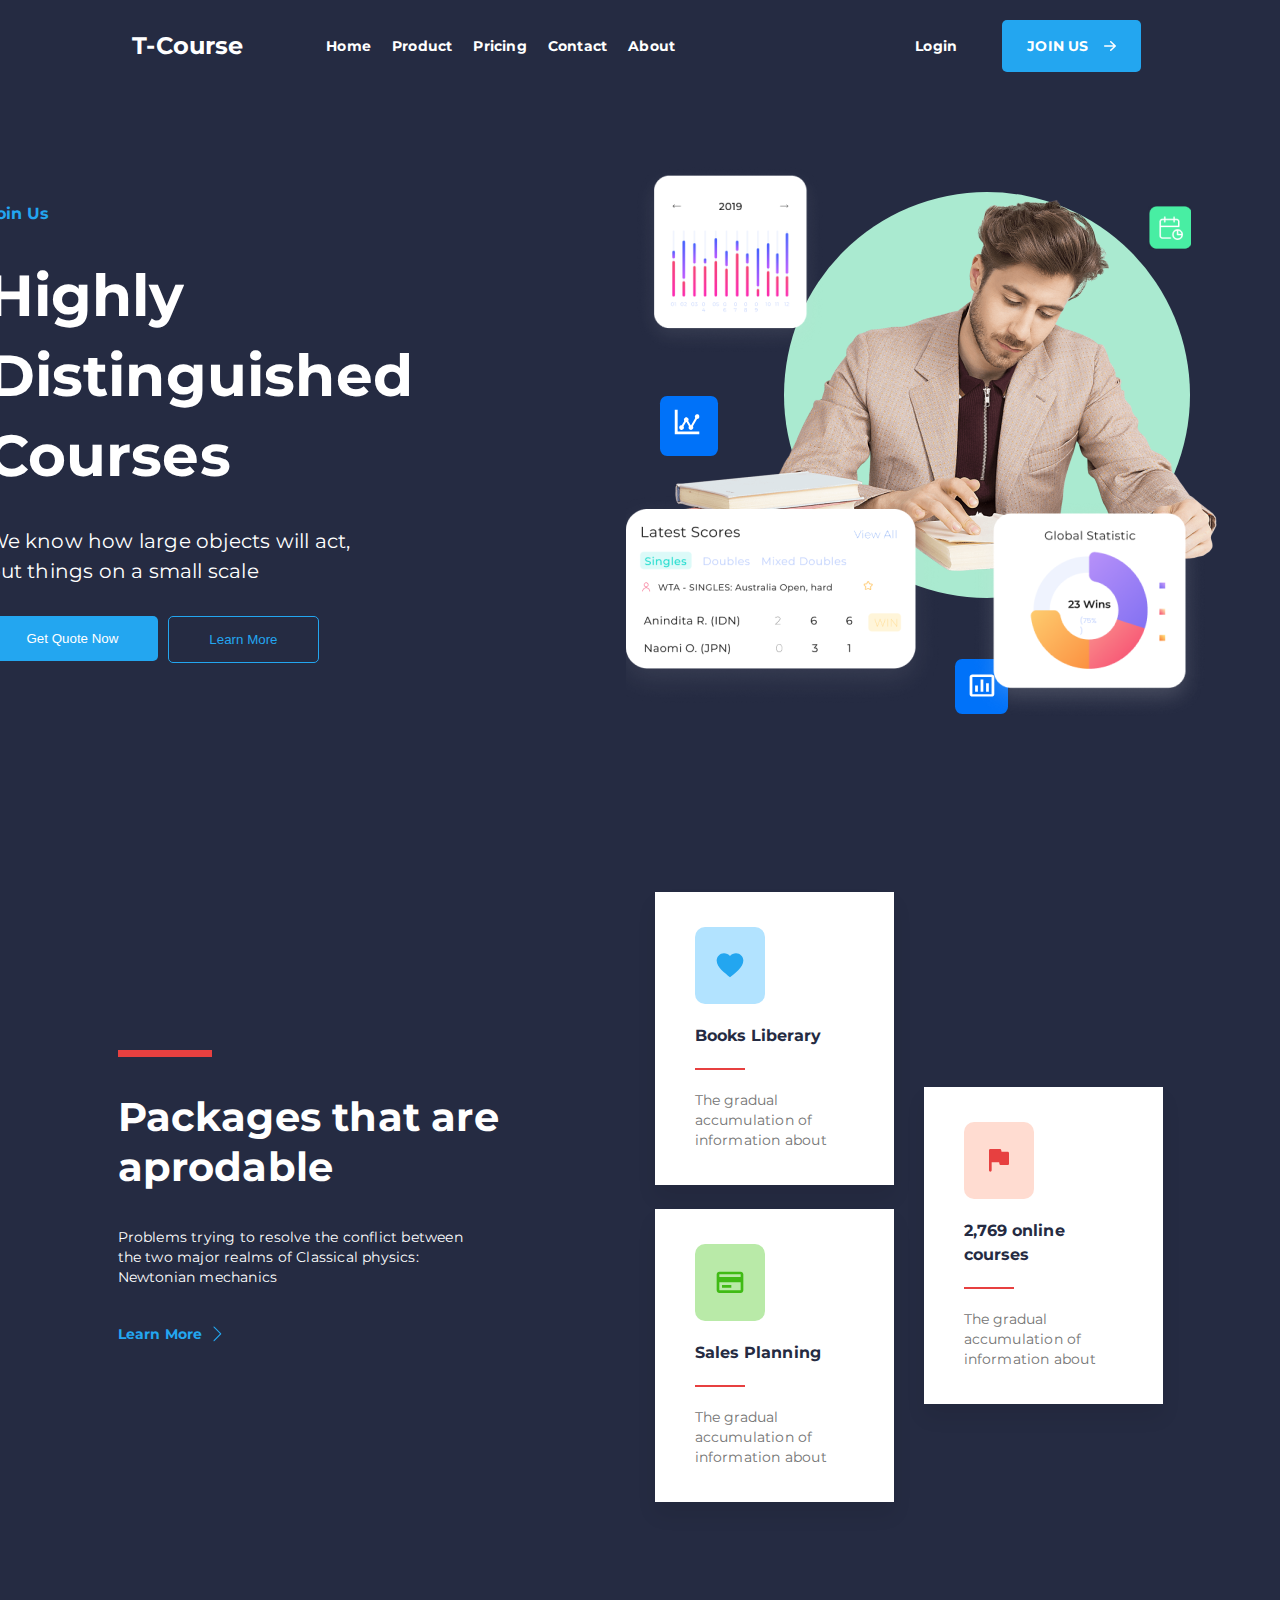
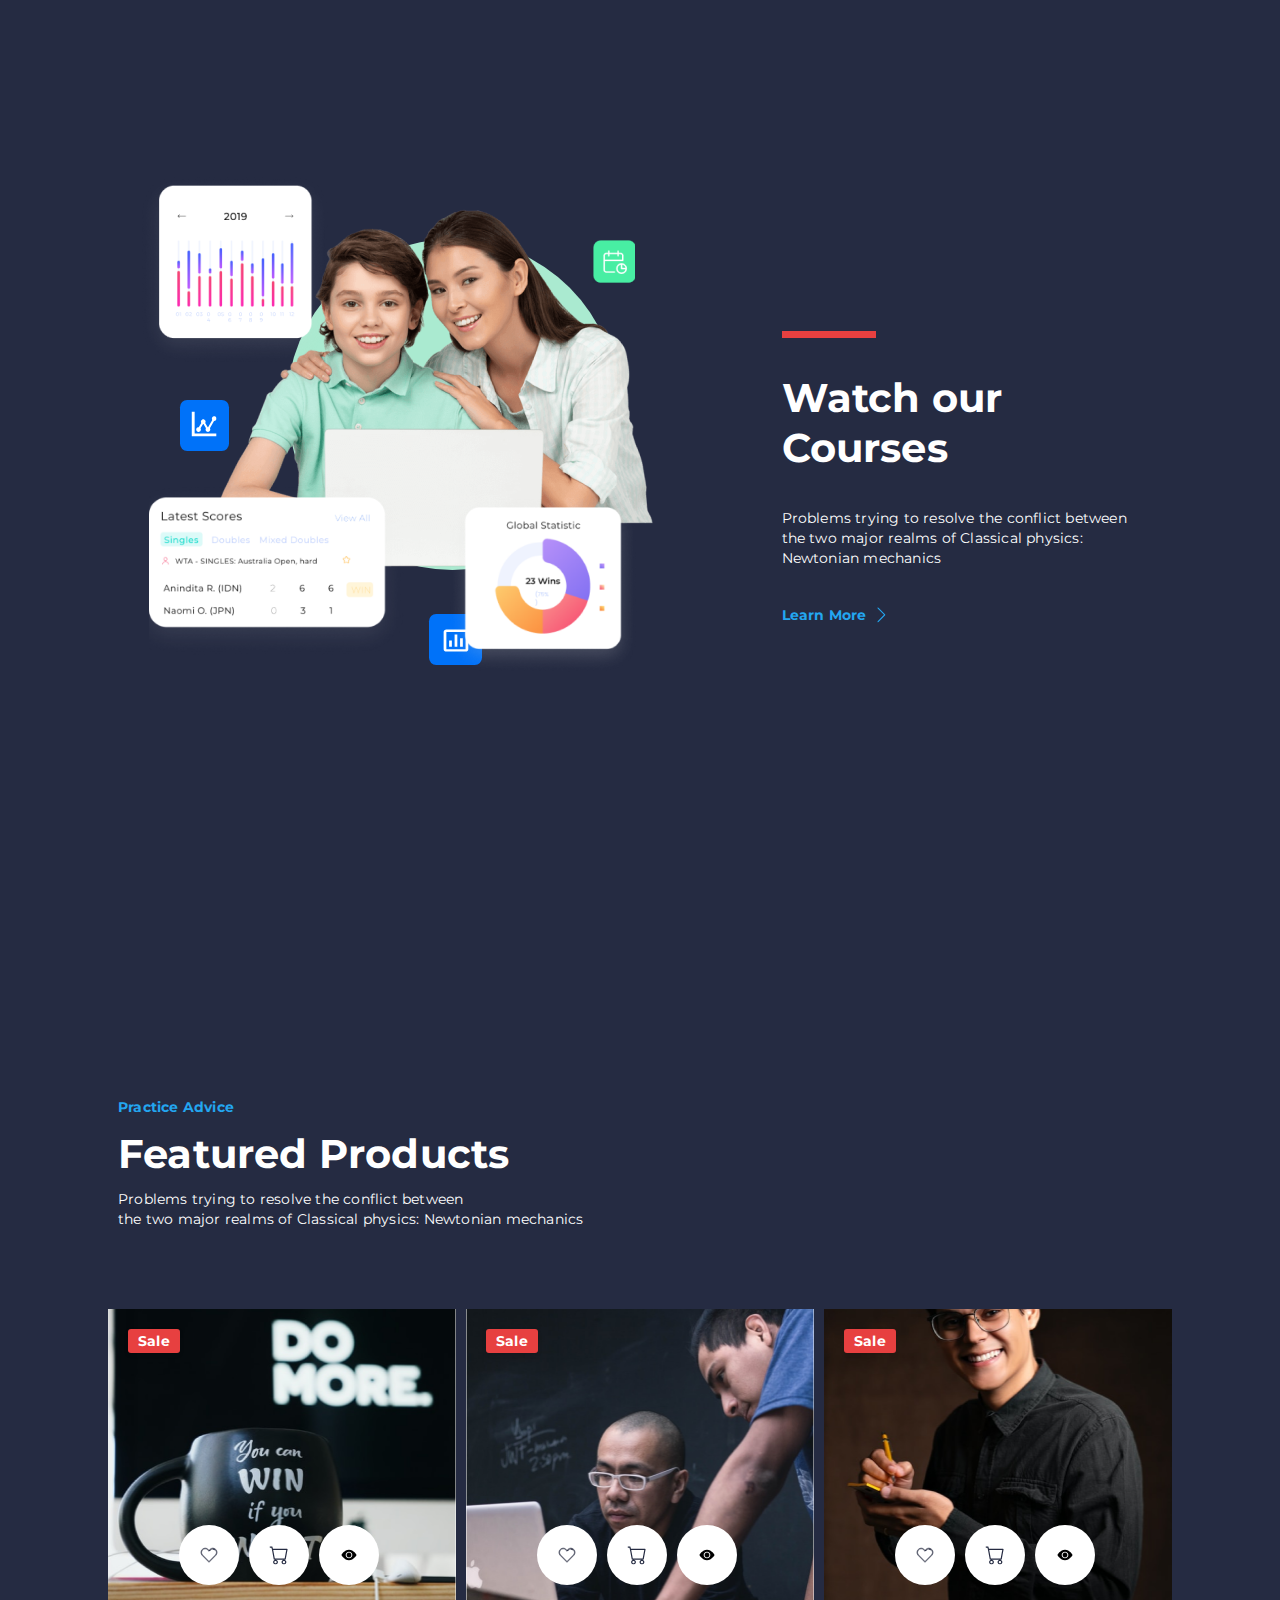
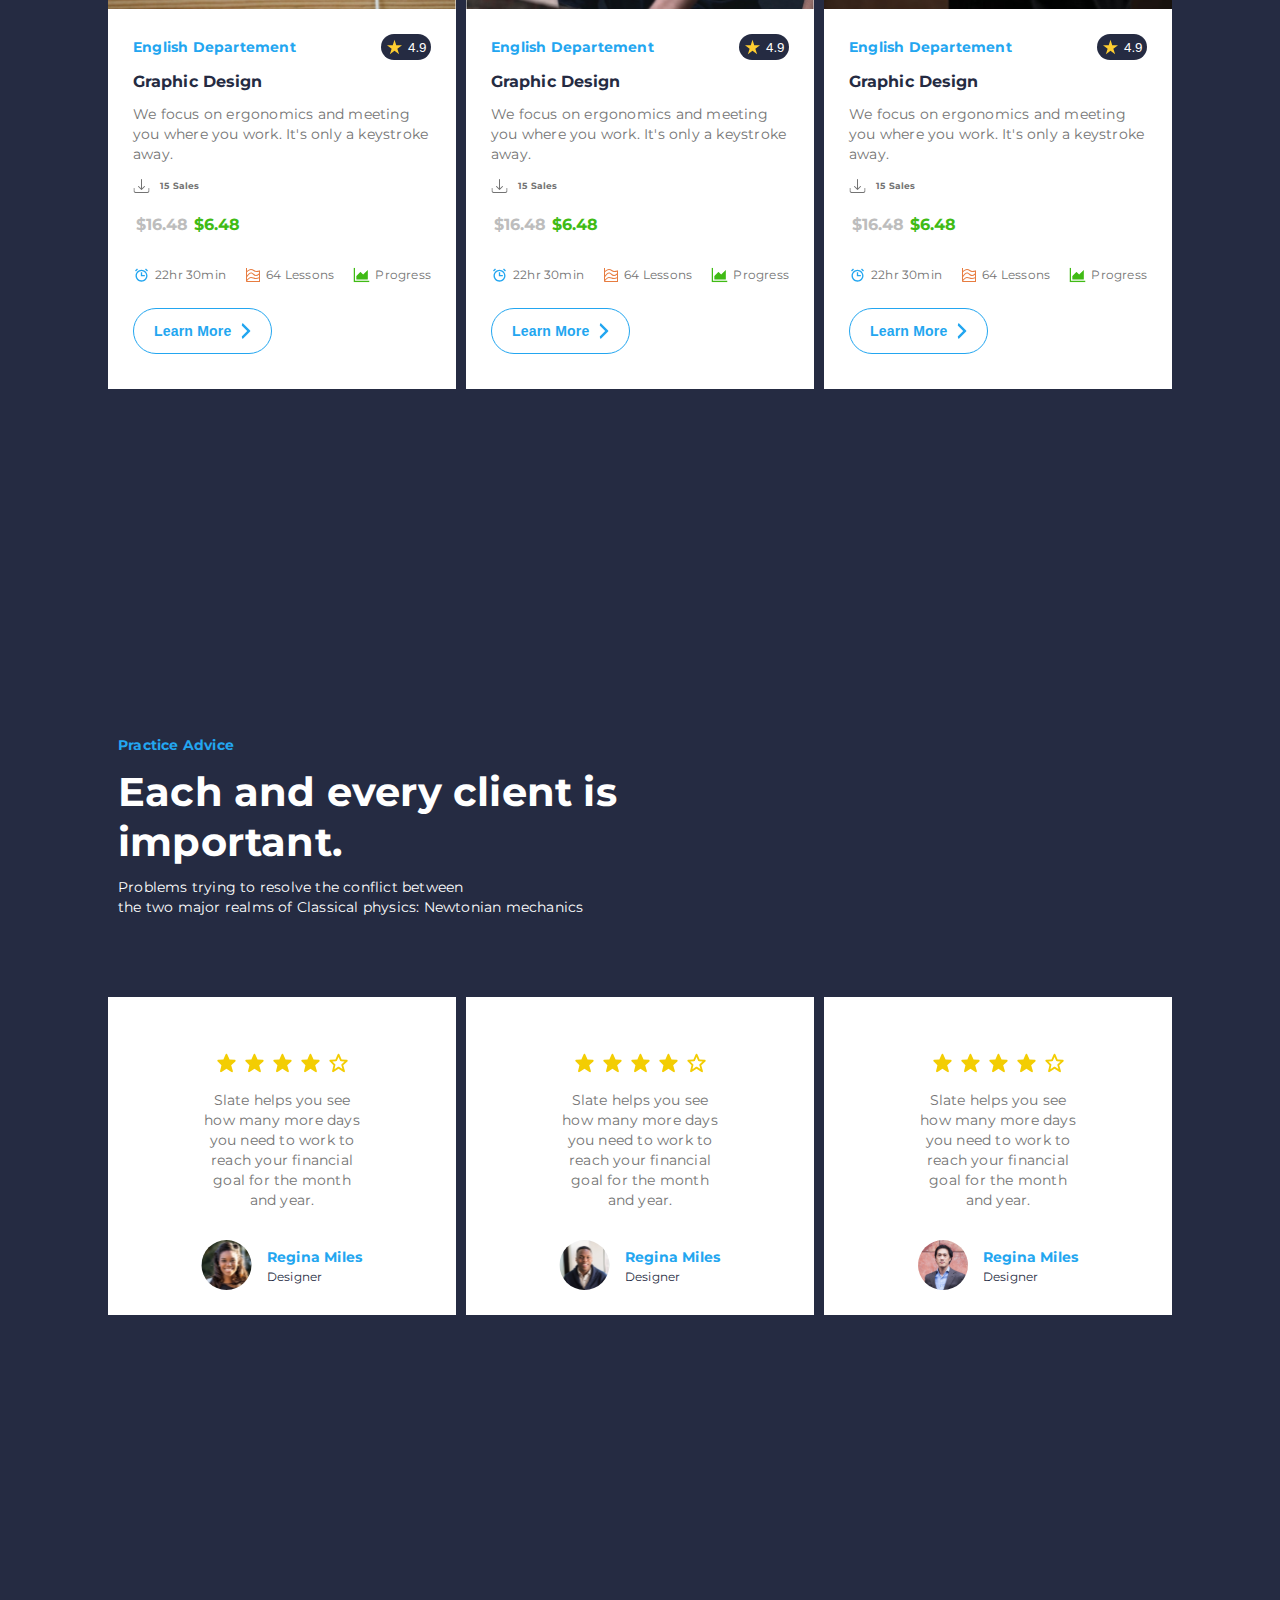
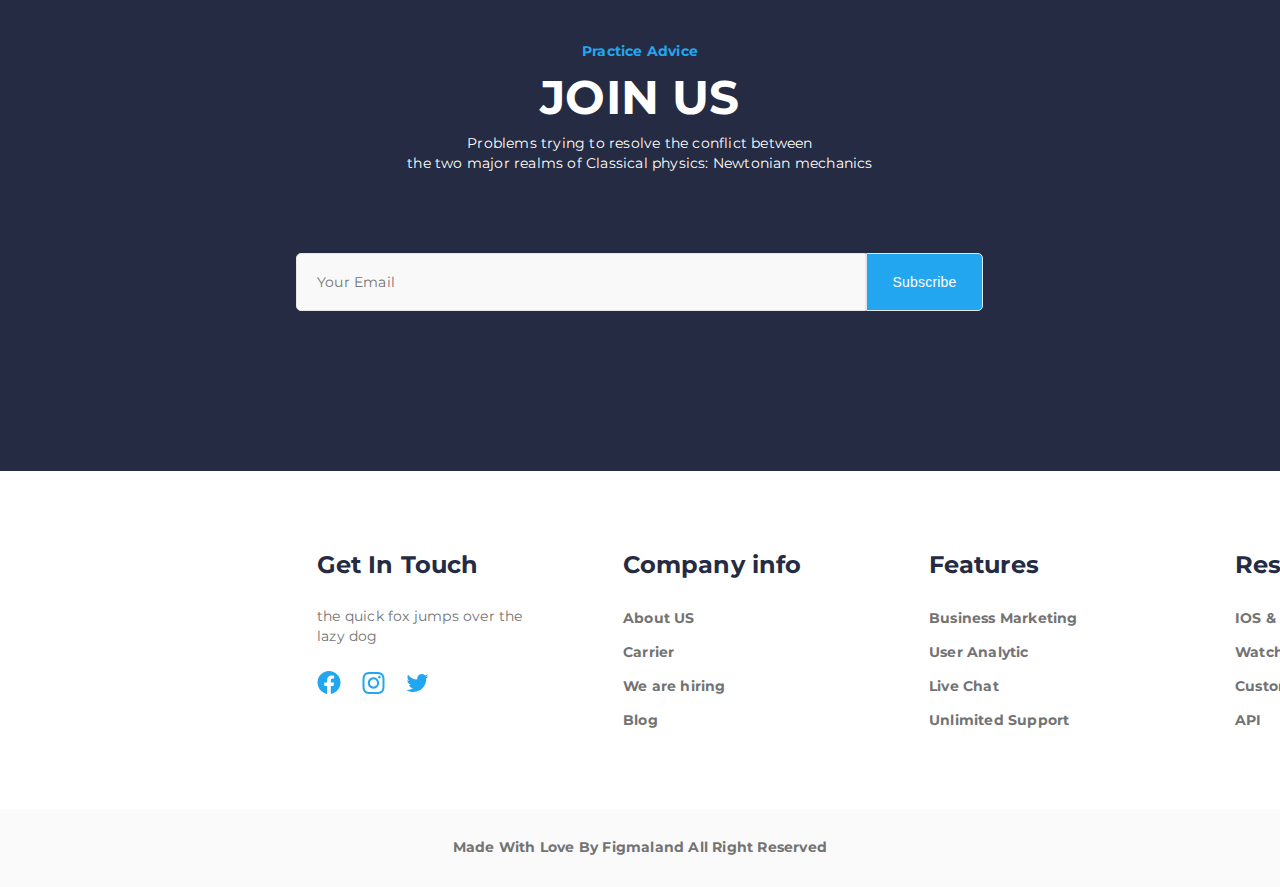
<file: index.html>
<!DOCTYPE html>
<html lang="en">

<head>
  <meta charset="UTF-8" />
  <meta name="viewport" content="width=device-width, initial-scale=1.0" />
  <link rel="stylesheet" href="style.css" />
  <title>T-Course</title>
</head>

<body>
  <!--Header-->
  <header>
    <div class="header-container">
      <span class="logo">T-Course</span>
      <div class="navbar">
        <ul>
          <li class="nav-item"><a href="#">Home</a></li>
          <li class="nav-item"><a href="#">Product</a></li>
          <li class="nav-item"><a href="#">Pricing</a></li>
          <li class="nav-item"><a href="#">Contact</a></li>
         <li class="nav-item"><a href="#">About</a></li>
        </ul>
        <div class="btn">
          <button class="btn-text" id="btn">Login</button>
          <button class="btn-text" id="btn-02">
            JOIN US <img src="images/icn arrow-right .icn-xs.svg" alt="" />
          </button>
        </div>
      </div>
    </div>
  </header>

  <!--Join us-->
  <section>
    <div class="container-fluid">
      <div class="row">
        <div class="col-1">
          <h5>Join Us</h5>
          <h1>Highly Distinguished Courses</h1>
          <h4>
            We know how large objects will act, <br />
            but things on a small scale
          </h4>

          <div class="row-btn">
            <button class="get">Get Quote Now</button>
            <button class="learn">Learn More</button>
          </div>
        </div>
        <div class="col-2">
          <div class="hero-cover">
            <div class="none">
              <div class="one"></div>
              <div class="two">
                <img src="images/technology 2.png" alt="technology" />
              </div>
              <div class="three">
                <img src="images/image 5.png" alt="" />
              </div>
              <div class="four">
                <img src="images/gridicons_stats.svg" alt="" />
              </div>
              <div class="five">
                <img src="images/icomoon-free_stats-dots.svg" alt="" />
              </div>
              <div class="six"><img src="images/image 4.png" alt="" /></div>
              <div class="seven">
                <img src="images/image 2 (1).png" alt="" />
              </div>
              <div class="eight">
                <img src="images/image 3.png" alt="" />
              </div>
            </div>
          </div>
        </div>
      </div>
    </div>
  </section>
  <!--Packages-->
  <section class="packages-section">
    <div class="packages-container">
      <div class="packges-row">
        <div class="col-md-1">
          <hr />
          <h2 class="title">Packages that are aprodable</h2>
          <p>
            Problems trying to resolve the conflict between the two major
            realms of Classical physics: Newtonian mechanics
          </p>

          <h6 class="link">
            Learn More <img src="images/icon arrow-next.svg" alt="" />
          </h6>
        </div>
        <div class="col-md-2">
          <div class="col-2-1">
            <div class="card">
              <div class="fixed-width">
                <img src="images/icon cool-icon-25.svg" alt="" />
              </div>
              <h5 class="feature-title">Books Liberary</h5>
              <hr />
              <p>The gradual accumulation of information about</p>
            </div>
            <div class="card">
              <div class="fixed-width" id="color">
                <img src="images/icon cool-icon-15.svg" alt="" />
              </div>
              <h5 class="feature-title">Sales Planning</h5>
              <hr />
              <p>The gradual accumulation of information about</p>
            </div>
          </div>
          <div class="col-2-2">
            <div class="card">
              <div class="fixed-width" id="icon">
                <img src="images/icon cool-icon-23.svg" alt="" />
              </div>
              <h5 class="feature-title">2,769 online courses</h5>
              <hr />
              <p>The gradual accumulation of information about</p>
            </div>
          </div>
        </div>
      </div>
    </div>
  </section>

  <!--Courses-->
  <section class="course-section">
    <div class="course-container">
      <div class="course-row">
        <div class="course-col-1">
          <div class="hero-cover" id="course">
            <div class="none">
              <div class="one" id="one"></div>
              <div class="two" id="two">
                <img src="images/pic.png" alt="technology" />
              </div>
              <div class="three" id="three">
                <img src="images/image 5.png" alt="" width="260px" height="178px" />
              </div>
              <div class="four" id="four">
                <img src="images/gridicons_stats.svg" alt="" />
              </div>
              <div class="five" id="five">
                <img src="images/icomoon-free_stats-dots.svg" alt="" />
              </div>
              <div class="six" id="six">
                <img src="images/image 4.png" alt="" />
              </div>
              <div class="seven" id="seven">
                <img src="images/image 2 (1).png" alt="" width="194px" height="181px" />
              </div>
              <div class="eight" id="eight">
                <img src="images/image 3.png" alt="" />
              </div>
            </div>
          </div>
        </div>
        <div class="course-col-2">
          <hr />
          <h2 class="title">Watch our Courses</h2>
          <p>
            Problems trying to resolve the conflict between the two major
            realms of Classical physics: Newtonian mechanics
          </p>

          <h6 class="link">
            Learn More <img src="images/icon arrow-next.svg" alt="" />
          </h6>
        </div>
      </div>
    </div>
  </section>

  <!--Products-->
  <section class="product-section">
    <div class="product-container">
      <div class="row-1">
        <div class="main-content">
          <h6 class="section-tag">Practice Advice</h6>
          <h2 class="title">Featured Products</h2>
          <p>
            Problems trying to resolve the conflict between <br />the two
            major realms of Classical physics: Newtonian mechanics
          </p>
        </div>
      </div>
      <div class="row-2">
        <div class="col-md-4">
          <div class="product-card">
            <div class="fixed-height">
              <img src="images/product-cover-17.png" alt="" />
              <div class="product-actions">
                <span class="like"><img src="images/heart.svg" alt="" /></span>
                <span class="basket"><img src="images/troll.svg" alt="" /></span>
                <span class="like"><img src="images/icn favorite.svg" alt="" /></span>
              </div>
              <div class="tag">Sale</div>
            </div>
            <div class="frame">
              <div class="frame1">
                <h6 class="link product-category">English Departement</h6>
                <button class="star">
                  <img src="images/icon emojione-star.svg" alt="star" />
                  <span> 4.9</span>
                </button>
              </div>
              <h5 class="product-title-1">Graphic Design</h5>
              <p>
                We focus on ergonomics and meeting you where you work. It's
                only a keystroke away.
              </p>
              <div class="sale">
                <img src="images/Frame.svg" alt="frame" />
                <h6>15 Sales</h6>
              </div>
              <div class="price">
                <h5 class="value">$16.48</h5>
                <h5 class="value" id="value">$6.48</h5>
              </div>

              <div class="progress">
                <span class="time"><img src="images/icon cool-icon-1.svg" alt="clock" />22hr
                  30min</span>
                <span class="time"><img src="images/icon carbon-chart-area-smooth.svg" alt="clock" />64 Lessons</span>
                <span class="time"><img src="images/icon ant-design-area-chart-outlined.svg"
                    alt="clock" />Progress</span>
              </div>

              <button class="learn-more">
                Learn More
                <img src="images/icn arrow-right .icn-xs copy.svg" alt="" />
              </button>
            </div>
          </div>
          <div class="product-card">
            <div class="fixed-height">
              <img src="images/product-cover-19.png" alt="" />
              <div class="product-actions">
                <span class="like"><img src="images/heart.svg" alt="" /></span>
                <span class="basket"><img src="images/troll.svg" alt="" /></span>
                <span class="like"><img src="images/icn favorite.svg" alt="" /></span>
              </div>
              <div class="tag">Sale</div>
            </div>
            <div class="frame">
              <div class="frame1">
                <h6 class="link product-category">English Departement</h6>
                <button class="star">
                  <img src="images/icon emojione-star.svg" alt="star" />
                  <span> 4.9</span>
                </button>
              </div>
              <h5 class="product-title-1">Graphic Design</h5>
              <p>
                We focus on ergonomics and meeting you where you work. It's
                only a keystroke away.
              </p>
              <div class="sale">
                <img src="images/Frame.svg" alt="frame" />
                <h6>15 Sales</h6>
              </div>
              <div class="price">
                <h5 class="value">$16.48</h5>
                <h5 class="value" id="value">$6.48</h5>
              </div>

              <div class="progress">
                <span class="time"><img src="images/icon cool-icon-1.svg" alt="clock" />22hr
                  30min</span>
                <span class="time"><img src="images/icon carbon-chart-area-smooth.svg" alt="clock" />64 Lessons</span>
                <span class="time"><img src="images/icon ant-design-area-chart-outlined.svg"
                    alt="clock" />Progress</span>
              </div>

              <button class="learn-more">
                Learn More
                <img src="images/icn arrow-right .icn-xs copy.svg" alt="" />
              </button>
            </div>
          </div>
          <div class="product-card">
            <div class="fixed-height">
              <img src="images/product-cover-18.png" alt="" />
              <div class="product-actions">
                <span class="like"><img src="images/heart.svg" alt="" /></span>
                <span class="basket"><img src="images/troll.svg" alt="" /></span>
                <span class="like"><img src="images/icn favorite.svg" alt="" /></span>
              </div>
              <div class="tag">Sale</div>
            </div>
            <div class="frame">
              <div class="frame1">
                <h6 class="link product-category">English Departement</h6>
                <button class="star">
                  <img src="images/icon emojione-star.svg" alt="star" />
                  <span> 4.9</span>
                </button>
              </div>
              <h5 class="product-title-1">Graphic Design</h5>
              <p>
                We focus on ergonomics and meeting you where you work. It's
                only a keystroke away.
              </p>
              <div class="sale">
                <img src="images/Frame.svg" alt="frame" />
                <h6>15 Sales</h6>
              </div>
              <div class="price">
                <h5 class="value">$16.48</h5>
                <h5 class="value" id="value">$6.48</h5>
              </div>

              <div class="progress">
                <span class="time"><img src="images/icon cool-icon-1.svg" alt="clock" />22hr
                  30min</span>
                <span class="time"><img src="images/icon carbon-chart-area-smooth.svg" alt="clock" />64 Lessons</span>
                <span class="time"><img src="images/icon ant-design-area-chart-outlined.svg"
                    alt="clock" />Progress</span>
              </div>

              <button class="learn-more">
                Learn More
                <img src="images/icn arrow-right .icn-xs copy.svg" alt="" />
              </button>
            </div>
          </div>
        </div>
      </div>
    </div>
  </section>

  <!--Advice-->
  <section class="advice-section">
    <div class="advice-container">
      <div class="row-1">
        <div class="main-content">
          <h6 class="section-tag">Practice Advice</h6>
          <h2 class="title">Each and every client is important.</h2>
          <p>
            Problems trying to resolve the conflict between <br />
            the two major realms of Classical physics: Newtonian mechanics
          </p>
        </div>
      </div>

      <div class="row-2" id="row">
        <div class="col-md-4">
          <div class="testmonial-card">
            <div class="card-content">
              <div class="stars">
                <img src="images/icn bxs-star.svg" alt="" />
                <img src="images/icn bxs-star.svg" alt="" />
                <img src="images/icn bxs-star.svg" alt="" />
                <img src="images/icn bxs-star.svg" alt="" />
                <img src="images/icn bx-star.svg" alt="" />
              </div>
              <p>
                Slate helps you see how many more days you need to work to
                reach your financial goal for the month and year.
              </p>
            </div>
            <div class="div">
              <div class="circle">
                <img src="images/testimonial-user-cover-180.svg" alt="" />
              </div>
              <div class="name">
                <h6>Regina Miles</h6>
                <h6 id="small">Designer</h6>
              </div>
            </div>
          </div>
        </div>
        <div class="col-md-4">
          <div class="testmonial-card">
            <div class="card-content">
              <div class="stars">
                <img src="images/icn bxs-star.svg" alt="" />
                <img src="images/icn bxs-star.svg" alt="" />
                <img src="images/icn bxs-star.svg" alt="" />
                <img src="images/icn bxs-star.svg" alt="" />
                <img src="images/icn bx-star.svg" alt="" />
              </div>
              <p>
                Slate helps you see how many more days you need to work to
                reach your financial goal for the month and year.
              </p>
            </div>
            <div class="div">
              <div class="circle">
                <img src="images/testimonial-user-cover-93.svg" alt="" />
              </div>
              <div class="name">
                <h6>Regina Miles</h6>
                <h6 id="small">Designer</h6>
              </div>
            </div>
          </div>
        </div>
        <div class="col-md-4">
          <div class="testmonial-card">
            <div class="card-content">
              <div class="stars">
                <img src="images/icn bxs-star.svg" alt="" />
                <img src="images/icn bxs-star.svg" alt="" />
                <img src="images/icn bxs-star.svg" alt="" />
                <img src="images/icn bxs-star.svg" alt="" />
                <img src="images/icn bx-star.svg" alt="" />
              </div>
              <p>
                Slate helps you see how many more days you need to work to
                reach your financial goal for the month and year.
              </p>
            </div>
            <div class="div">
              <div class="circle">
                <img src="images/testimonial-user-cover-166.svg" alt="" />
              </div>
              <div class="name">
                <h6>Regina Miles</h6>
                <h6 id="small">Designer</h6>
              </div>
            </div>
          </div>
        </div>
      </div>
    </div>
  </section>

  <!-- Mail -->
  <section class="mail-section">
    <div class="mail-container">
      <div class="mail-row-1">
        <div class="main-content" id="mail">
          <h6>Practice Advice</h6>
          <h3>JOIN US</h3>
          <p>
            Problems trying to resolve the conflict between <br />the two
            major realms of Classical physics: Newtonian mechanics
          </p>
        </div>
      </div>
      <div class="mail-row-2">
        <div class="col-md-8">
          <div class="subscribe">
            <div class="input-group">
              <div class="form-control"><span>Your Email</span></div>
              <div class="input-group-append">
                <button class="button">Subscribe</button>
              </div>
            </div>
          </div>
        </div>
      </div>
    </div>
  </section>

  <footer>
    <div class="div-1">
      <div class="container">
        <div class="row-f">
          <div class="col-md-3">
            <h3>Get In Touch</h3>
            <p>
              the quick fox jumps over the<br />
              lazy dog
            </p>
            <div class="social-media">
              <img src="images/ant-design_facebook-filled.svg" alt="" />
              <img src="images/ant-design_instagram-outlined.svg" alt="" />
              <img src="images/ant-design_twitter-outlined.svg" alt="" />
            </div>
          </div>

          <div class="col-md-3">
            <h3>Company info</h3>
            <div class="item">
              <a href="#">About US</a>
              <a href="#">Carrier</a>
              <a href="#">We are hiring</a>
              <a href="#">Blog</a>
            </div>
          </div>
          <div class="col-md-3">
            <h3>Features</h3>
            <div class="item">
              <a href="#">Business Marketing</a>
              <a href="#">User Analytic</a>
              <a href="#">Live Chat</a>
              <a href="#">Unlimited Support</a>
            </div>
          </div>
          <div class="col-md-3">
            <h3>Resources</h3>
            <div class="item">
              <a href="#">IOS & Android</a>
              <a href="#">Watch a Demo</a>
              <a href="#">Customers</a>
              <a href="#">API</a>
            </div>
          </div>
        </div>
      </div>
    </div>
    <div class="div-2">
      <div class="container-1">
        <div class="row-footer">
          <div class="col-footer">Made With Love By Figmaland All Right Reserved </div>
        </div>
      </div>
    </div>
  </footer>
</body>

</html>
</file>
<file: style.css>
@import url("https://fonts.googleapis.com/css2?family=Inter:wght@100;200;300;400;500;600;700&family=Montserrat:ital,wght@0,100;0,200;0,300;0,400;0,500;0,600;0,700;0,800;0,900;1,100;1,200;1,300;1,400;1,500;1,600;1,700;1,800;1,900&family=Roboto:wght@900&family=Sen:wght@400;500;600;700;800&family=Shippori+Mincho:wght@400;500;600;700;800&display=swap");

* {
    padding: 0;
    margin: 0;
}

body {
    width: 100%;
    font-family: "Montserrat";
    background: #252b42;
}

/* header */

header {
    display: flex;
    width: 100%;
    flex-direction: column;
    justify-content: center;
    align-items: center;
    gap: 4px;
}

.header-container {
    display: flex;
    width: 1322px;
    height: 91px;
    justify-content: center;
    align-items: center;
    margin-left: 58px;
    margin-right: 58px;
}

.logo {
    display: inline-flex;
    padding: 13px 42px 13px 0px;
    align-items: center;
    margin-left: 136px;
    margin-top: 17px;
    margin-bottom: 16px;
    font-size: 24px;
    font-style: normal;
    font-weight: 700;
    line-height: 32px;
    color: #fff;
    letter-spacing: 0.1px;
}

.navbar {
    margin-left: 41px;
    display: inline-flex;
    padding: 3px 0px;
    justify-content: center;
    align-items: center;
    gap: 240px;
    margin-top: 17px;
    margin-bottom: 16px;
    margin-right: 143px;
}

ul {
    display: flex;
    align-items: center;
    gap: 21px;
}

.nav-item {
    list-style-type: none;
}

.nav-item a {
    color: #fff;
    text-decoration: none;
    text-align: center;
    font-size: 14px;
    font-style: normal;
    font-weight: 700;
    line-height: 24px;
    letter-spacing: 0.2px;
}

.btn {
    display: flex;
    align-items: center;
    gap: 45px;
}

#btn {
    text-align: right;
}

.btn-text {
    color: #fff;
    font-family: Montserrat;
    font-size: 14px;
    font-style: normal;
    font-weight: 700;
    line-height: 22px;
    letter-spacing: 0.2px;
    background: none;
    border: none;
}

#btn-02 {
    display: flex;
    padding: 15px 25px;
    align-items: center;
    gap: 15px;
    border-radius: 5px;
    background: #23a6f0;
}

/*.join-us  */

.container-fluid {
    display: flex;
    height: 682px;
    padding-right: 0px;
    justify-content: center;
    align-items: center;
}

.row {
    display: flex;
    width: 1439px;
    justify-content: flex-end;
    align-items: center;
    gap: 30px;
}

.col-1 {
    display: flex;
    width: 573px;
    flex-direction: column;
    justify-content: center;
    align-items: flex-start;
    gap: 30px;
}

.col-2 {
    display: flex;
    width: 704px;
    height: 682px;
    justify-content: center;
    align-items: center;
}

h5 {
    color: #23a6f0;
    font-size: 16px;
    font-style: normal;
    font-weight: 700;
    line-height: 24px;
    letter-spacing: 0.1px;
}

h1 {
    width: 542px;
    height: 240px;
    color: #fff;
    font-size: 58px;
    font-style: normal;
    font-weight: 700;
    line-height: 80px;
    letter-spacing: 0.2px;
}

h4 {
    color: #fff;
    font-size: 20px;
    font-style: normal;
    font-weight: 400;
    line-height: 30px;
    letter-spacing: 0.2px;
}

.row-btn {
    display: flex;
    align-items: flex-start;
    gap: 10px;
}

.get {
    display: flex;
    padding: 15px 40px;
    flex-direction: column;
    align-items: center;
    gap: 10px;
    border-radius: 5px;
    background: #23a6f0;
    color: #fff;
    border: none;
}

.learn {
    border: none;
    display: flex;
    padding: 15px 40px;
    flex-direction: column;
    align-items: center;
    gap: 10px;
    border-radius: 5px;
    background: transparent;
    color: #23a6f0;
    border: 1px solid #23a6f0;
}

.hero-cover {
    display: flex;
    width: 632px;
    height: 574px;
    padding: 54px 36px;
    justify-content: center;
    align-items: center;
    flex-shrink: 0;
}

.none {
    width: 632px;
    height: 574px;
    position: relative;
}

.one {
    width: 406.119px;
    height: 406.119px;
    border-radius: 406.119px;
    background: #aaead0;
    margin-top: 47px;
    margin-bottom: 120px;
    margin-left: 158px;
    margin-right: 68px;
}

.two {
    width: 541.645px;
    height: 633.139px;
    position: absolute;
    top: 0px;
    left: 49px;
}

.three {
    width: 318.79px;
    height: 218.25px;
    top: 344.54px;
    position: absolute;
}

.four {
    width: 32.91px;
    height: 32.91px;
    bottom: 5.4px;
    left: 329.52px;
    padding: 11px 10px;
    background: #0072f9;
    color: #ffffff;
    border-radius: 7.15px;
    position: absolute;
}

.five {
    width: 32.91px;
    height: 32.91px;
    top: 250.96px;
    left: 34.22px;
    padding: 13px 11px 14px 14px;
    background: #0072f9;
    color: #ffffff;
    border-radius: 7.15px;
    position: absolute;
}

.six {
    display: flex;
    width: 42.185px;
    height: 42.185px;
    justify-content: center;
    align-items: center;
    right: 66.53px;
    top: 61.49px;
    position: absolute;
}

.seven {
    width: 237.867px;
    height: 221.928px;
    position: absolute;
    top: 352px;
    right: 49.49px;
}

.eight {
    width: 193.727px;
    height: 193.727px;
    position: absolute;
    left: 7.36px;
    top: 17.17px;
}

/* Package */

.packages-section {
    display: flex;
    padding: 0px 195px 0.294px 195px;
    justify-content: center;
    align-items: center;
}

.packages-container {
    display: flex;
    width: 1050px;
    padding: 80px 0px;
    flex-direction: column;
    align-items: flex-start;
}

.packges-row {
    display: flex;
    align-items: center;
    gap: 30px;
}

.col-md-1 {
    display: flex;
    width: 507px;
    flex-direction: column;
    align-items: flex-start;
    gap: 35px;
}

hr {
    width: 94px;
    height: 7px;
    background: #e74040;
    border: none;
}

.title {
    color: #fff;
    font-size: 40px;
    font-style: normal;
    font-weight: 700;
    line-height: 50px;
    letter-spacing: 0.2px;
}

.col-md-1 p {
    color: #fff;
    font-size: 14px;
    font-style: normal;
    font-weight: 400;
    line-height: 20px;
    letter-spacing: 0.2px;
    max-width: 351px;
    height: 60px;
}

.link {
    display: flex;
    align-items: center;
    gap: 10px;
    font-size: 14px;
    font-style: normal;
    font-weight: 700;
    line-height: 24px;
    color: #23a6f0;
    letter-spacing: 0.2px;
}

.link img {
    width: 9px;
    height: 16px;
    align-items: center;
}

.col-md-2 {
    display: flex;
    align-items: flex-start;
    gap: 30px;
    height: 689px;
}

.col-2-1 {
    display: flex;
    width: 239px;
    height: 688.706px;
    flex-direction: column;
    justify-content: center;
    align-items: flex-start;
    gap: 24px;
}

.col-2-2 {
    display: flex;
    width: 239px;
    height: 688.706px;
    padding-top: 48px;
    flex-direction: column;
    justify-content: center;
    align-items: center;
    gap: 24px;
}

.card {
    display: flex;
    padding: 35px 40px;
    flex-direction: column;
    align-items: flex-start;
    gap: 20px;
    background-color: #fff;
    box-shadow: 0px 13px 19px 0px rgba(0, 0, 0, 0.07);
}

.fixed-width {
    display: flex;
    padding: 22px 19px;
    flex-direction: column;
    align-items: flex-start;
    gap: 10px;
    border-radius: 10px;
    background: #B2E3FF
}

.feature-title {
    width: 157px;
    color: #252B42;
    font-size: 16px;
    font-style: normal;
    font-weight: 700;
    line-height: 24px;
    letter-spacing: 0.1px;
}

.card hr {
    width: 50px;
    height: 2px;
    background: #E74040;
    border: none;
}

.card p {
    color: #737373;
    font-size: 14px;
    font-style: normal;
    font-weight: 400;
    line-height: 20px;
    letter-spacing: 0.2px;
}

#color {
    background: #B9EAA8;
}

#icon {
    background: #FFDCD1;
}


/* Courses */

.course-section {
    display: flex;
    padding: 0px 195px;
    justify-content: center;
    align-items: center;
}

.course-container {
    display: flex;
    width: 1050px;
    padding: 160px 0px;
    flex-direction: column;
    align-items: flex-start;

}

.course-row {
    display: flex;
    width: 1045px;
    justify-content: space-between;
    align-items: center;
}

.course-col-1 {
    display: flex;
    align-items: flex-start;
    gap: 30px;
}

#course {
    width: 508px;
    height: 485px;
}


#one {
    width: 331.222px;
    height: 331.222px;
    border-radius: 331.222px;

}

#two {
    width: 434.945px;
    height: 508.415px;
    left: 89px;
    top: 8px;
}

#three {
    top: 290px;
    left: 20px;

}

#four {

    left: 300px;
    bottom: 101px;
    width: 23.152px;
    height: 23.152px;
    padding: 11px 20px 17px 10px;

}

#five {
    top: 208px;
    left: 51px;
    width: 23.152px;
    height: 23.152px;
    padding: 11px 15px 17px 11px;

}

#six {
    width: 35px;
    height: 35px;
    right: 55.53px;
    top: 52.49px;
}

#seven {
    right: 2px;
    top: 302px;
}

#eight {
    width: 158px;
    height: 158px;

    left: 9px;
    top: -20px
}

.course-col-2 {
    display: flex;
    width: 381px;
    flex-direction: column;
    align-items: flex-start;
    gap: 35px;
}

.course-col-2 p {
    color: #fff;
    font-size: 14px;
    font-style: normal;
    font-weight: 400;
    line-height: 20px;
    letter-spacing: 0.2px;
    max-width: 351px;
    height: 60px;

}

/* products */


.product-section {
    display: flex;
    padding: 0px 195px 24px 195px;
    justify-content: center;
    align-items: center;
}

.product-container {
    display: flex;
    width: 1050px;
    padding: 160px 0px;
    flex-direction: column;
    align-items: center;
    gap: 80px;

}

.row-1 {
    display: flex;
    width: 1044px;
    flex-direction: column;
    align-items: flex-start;
}

.main-content {
    display: flex;
    width: 691px;
    flex-direction: column;
    align-items: flex-start;
    gap: 10px;
}

.section-tag {
    color: #23A6F0;
    font-size: 14px;
    font-style: normal;
    font-weight: 700;
    line-height: 24px;
    letter-spacing: 0.2px;
}

.main-content p {
    color: #FFF;
    font-size: 14px;
    font-style: normal;
    font-weight: 400;
    line-height: 20px;
    max-width: 469px;
    letter-spacing: 0.2px;
}

.row-2 {
    display: flex;
    justify-content: center;
    align-items: flex-start;

}

.col-md-4 {
    display: flex;
    gap: 10px;
    /* width: 328px; */
    /* flex-direction: column; */
    align-items: center;
}

.product-card {
    display: flex;
    width: 348px;
    flex-direction: column;
    align-items: flex-start;
    background: #fff;
}

.fixed-height {
    height: 300px;
    align-self: stretch;
    position: relative;
}

.fixed-height img {
    width: 348px;
    height: 300px;
    position: absolute;
}

.product-actions {
    display: inline-flex;
    align-items: flex-start;
    gap: 10px;
    position: absolute;
    bottom: 24px;
    left: 71px
}

.product-actions span {
    display: flex;
    width: 40px;
    height: 40px;
    padding: 10px;
    justify-content: center;
    align-items: center;
    border-radius: 44.786px;
    background: #FFF;
}

.product-actions img {
    width: 20px;
    height: 20px;

}

.tag {
    display: inline-flex;
    padding: 0px 10px;
    align-items: center;
    border-radius: 3px;
    background: #E74040;
    box-shadow: 0px 2px 4px 0px rgba(0, 0, 0, 0.10);
    color: #FFF;
    text-align: center;
    font-size: 14px;
    font-style: normal;
    font-weight: 700;
    line-height: 24px;
    letter-spacing: 0.2px;
    margin-top: 20px;
    margin-left: 20px;
    position: absolute;
    margin-right: 287px;
    margin-bottom: 256px
}

.frame {
    display: flex;
    padding: 25px 25px 35px 25px;
    flex-direction: column;
    align-items: flex-start;
    gap: 10px;
    align-self: stretch;
}

.frame1 {
    display: flex;
    justify-content: space-between;
    align-items: center;
    align-self: stretch;
}

.link-product-category {
    display: flex;
    align-items: center;
    gap: 10px;
    color: #23A6F0;
    font-size: 14px;
    font-style: normal;
    font-weight: 700;
    line-height: 24px;
    letter-spacing: 0.2px;
}

.star {
    display: flex;
    padding: 5px;
    width: 50px;
    height: 26px;
    gap: 5px;
    border-radius: 20px;
    background: #252B42;
    border: none;
    color: #fff;
    align-items: end;
}

.star img {
    align-items: center;
}

.product-title-1 {
    width: 131px;
    color: #252B42;
    font-size: 16px;
    font-style: normal;
    font-weight: 700;
    line-height: 24px;
    letter-spacing: 0.1px;
}

.frame p {
    color: #737373;
    font-size: 14px;
    font-style: normal;
    font-weight: 400;
    line-height: 20px;
    letter-spacing: 0.2px;
}

.sale {
    display: flex;
    align-items: center;
    gap: 10px;
    color: #737373;
    font-size: 14px;
    font-style: normal;
    font-weight: 700;
    line-height: 24px;
    letter-spacing: 0.2px;
}

.price {
    display: flex;
    padding: 5px 3px;
    align-items: flex-start;
    gap: 5px;
}

.value {
    color: #BDBDBD;
    text-align: center;
    font-size: 16px;
    font-style: normal;
    font-weight: 700;
    line-height: 24px;
    letter-spacing: 0.1px;
}

#value {
    color: #40BB15;
}

.progress {
    display: flex;
    padding: 15px 0px;
    justify-content: space-between;
    align-items: center;
    align-self: stretch;
}

.time {
    display: flex;
    align-items: center;
    gap: 5px;
    color: #737373;
    font-size: 12px;
    font-style: normal;
    font-weight: 400;
    line-height: 16px;
    letter-spacing: 0.2px;
}

.learn-more {
    display: flex;
    padding: 10px 20px;
    align-items: center;
    gap: 10px;
    border-radius: 37px;
    border: 1px solid #23A6F0;
    background: transparent;
    color: #23A6F0;
    font-size: 14px;
    font-style: normal;
    font-weight: 700;
    line-height: 24px;
    letter-spacing: 0.2px;


}

/* advice */

.advice-section {
    display: flex;
    padding: 0px 195px 3.986px 195px;
    justify-content: center;
    align-items: center;
}

.advice-container {
    display: flex;
    width: 1050px;
    padding: 160px 0px;
    flex-direction: column;
    align-items: center;
    gap: 80px;
    flex-shrink: 0;
}

/* .advice-row {
    display: flex;
    width: 1044px;
    flex-direction: column;
    align-items: flex-start;
} */

.testmonial-card {
    display: flex;
    width: 298px;
    padding: 25px;
    flex-direction: column;
    align-items: center;
    background: #fff;
}

.card-content {
    display: flex;
    padding: 30px;
    flex-direction: column;
    align-items: center;
    gap: 15px;
    align-self: stretch;
}

.stars {
    display: flex;
    align-items: flex-start;
    gap: 5px;
}

.card-content p {
    width: 159px;
    color: #737373;
    text-align: center;
    font-size: 14px;
    font-style: normal;
    font-weight: 400;
    line-height: 20px;
    letter-spacing: 0.2px;
}

.div {
    display: flex;
    height: 50px;
    align-items: center;
    gap: 15px;
}

.circle {
    display: flex;
    width: 50px;
    height: 50px;
    justify-content: center;
    align-items: center;
}

.name {
    display: flex;
    flex-direction: column;
    align-items: flex-start;
}

.name h6 {
    color: #23A6F0;
    font-size: 14px;
    font-style: normal;
    font-weight: 700;
    line-height: 24px;
    letter-spacing: 0.2px;
}

#small {
    color: #252B42;
    font-size: 12px;
    font-weight: 400;
    line-height: 16px;
}

#row {
    gap: 10px;
}

/* Mail */

.mail-section {
    display: flex;
    padding: 0px 195px;
    justify-content: center;
    align-items: center;
}

.mail-container {
    display: flex;
    width: 1050px;
    padding: 160px 0px;
    flex-direction: column;
    align-items: center;
    gap: 80px;
}

.mail-row-1 {
    display: flex;
    width: 692px;
    flex-direction: column;
    align-items: center;

}


.mail-row-2 {
    display: flex;
    width: 688px;
    justify-content: center;
    align-items: flex-start;
    gap: 30px;
}

#mail {
    align-items: center;
}

.main-content h6 {
    color: #23A6F0;
    text-align: center;
    font-size: 14px;
    font-style: normal;
    font-weight: 700;
    line-height: 24px;
    letter-spacing: 0.2px;
}

#mail {
    color: #FFF;
    text-align: center;
    font-size: 40px;
    font-style: normal;
    font-weight: 700;
    line-height: 50px;
    letter-spacing: 0.2px;
}

#mail p {

    text-align: center;
}

.col-md-8 {
    /* display: flex; */
    width: 688px;
    flex-direction: column;
    align-items: center;
}

.subscribe {
    /* display: flex; */
    width: 688px;
    padding-bottom: 0px;
    justify-content: center;
    align-items: center;

}

.input-group {
    display: flex;
    width: 688px;
    height: 58px;
}

.form-control {
    display: flex;
    align-items: center;
    border-radius: 5px 0px 0px 5px;
    padding: 15px 470px 15px 20px;

    border: 1px solid #E6E6E6;
    background: #F9F9F9;
}

.form-control span {
    color: #737373;
    font-size: 14px;
    font-style: normal;
    font-weight: 400;
    line-height: 28px;
    letter-spacing: 0.2px;
}

.input-group-append {
    display: flex;

    justify-content: center;
    align-items: center;
}

.button {
    display: flex;
    width: 117px;
    height: 58px;
    padding: 15px 22.5px;
    justify-content: center;
    align-items: center;
    border-radius: 0px 5px 5px 0px;
    border: 1px solid #E6E6E6;
    background: #23A6F0;
    color: #FFF;
    text-align: center;
    font-size: 14px;
    font-style: normal;
    font-weight: 400;
    line-height: 28px;
    letter-spacing: 0.2px;
}


/* footer */

footer {
    display: flex;
    flex-direction: column;
    justify-content: center;
    align-items: flex-start;
}


.div-1 {
    display: flex;
    height: 338px;
    padding: 0px 315px;
    justify-content: center;
    align-items: center;
    background: #FFF;
}

.container {
    display: flex;
    width: 1050px;
    padding: 80px 0px;
    flex-direction: column;
    align-items: center;
    gap: 80px;
}

.row-f {
    display: flex;
    width: 1046px;
    align-items: flex-start;
    gap: 68px;
}

.col-md-3 {
    display: flex;
    width: 238px;
    flex-direction: column;
    align-items: flex-start;
    gap: 25px;
    flex-shrink: 0;
}


.col-md-3 h3 {
    color: #252B42;
    font-size: 24px;
    font-style: normal;
    font-weight: 700;
    line-height: 32px;
    letter-spacing: 0.1px;
}

.col-md-3 p {
    color: #737373;
    font-size: 14px;
    font-style: normal;
    font-weight: 400;
    line-height: 20px;
    letter-spacing: 0.2px;
}

.social-media {
    display: flex;
    justify-content: center;
    align-items: center;
    gap: 20px;
}

.social-media img {
    display: flex;
    width: 24px;
    height: 24px;
    justify-content: center;
    align-items: center;
}

.item {
    display: flex;
    flex-direction: column;
    align-items: flex-start;
    gap: 10px;
}

.item a {
    color: #737373;
    font-size: 14px;
    font-style: normal;
    font-weight: 700;
    line-height: 24px;
    letter-spacing: 0.2px;
    text-decoration: none;
}

.div-2 {
    display: flex;
    height: 76px;
    padding: 0px 195px 2px 195px;
    justify-content: center;
    align-items: center;
    align-self: stretch;
    background: #FAFAFA;
}


.container-1 {
    display: flex;
    width: 1050px;
    padding: 25px 0px;
    flex-direction: column;
    align-items: center;
}

.row-footer {
    display: flex;
    align-items: center;
    gap: 213px;
}

.col-footer {
    display: flex;
    width: 513px;
    flex-direction: column;
    align-items: center;
    color: #737373;
    font-size: 14px;
    font-style: normal;
    font-weight: 700;
    line-height: 24px;
    letter-spacing: 0.2px;
}
</file>
